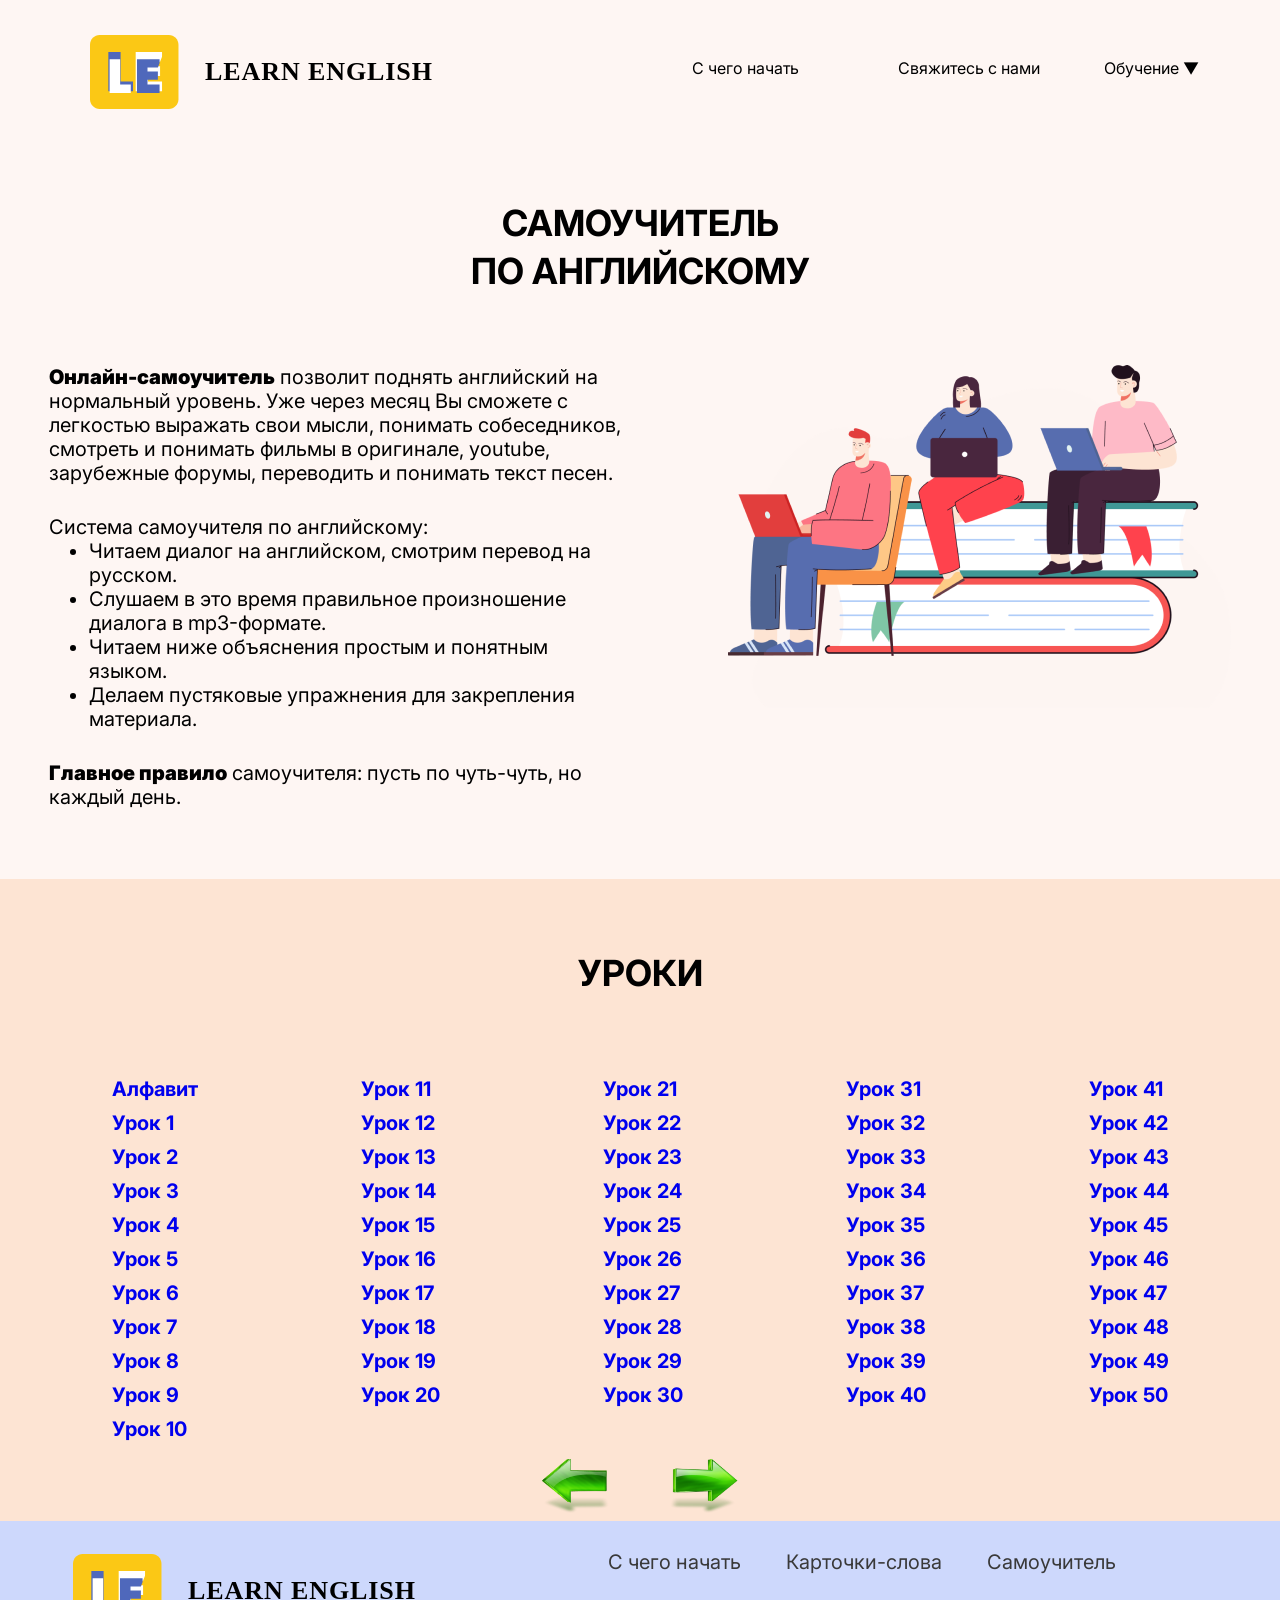
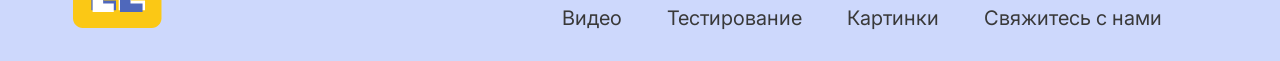
<file: lesson.html>
<!DOCTYPE html>
<html lang="en">
<head>
    <meta charset="UTF-8">
    <meta name="viewport" content="width=device-width, initial-scale=1.0">
    <link href="./css/index.css" rel="stylesheet" type="text/css">
    <link href="./css/fonts.css" rel="stylesheet" type="text/css">
    <link rel="stylesheet" href="./css/lesson.css" type="text/css">
    <link rel="icon" sizes="16x16" href="./img/Vector.svg" type="image/x-icon">
    <title>Learn english</title>
</head>
<body>
    <header class="header" di="HOME">
        <div class="section">
            <div class="section-header">
                <div class="logo">
                    <img src="./img/Vector.svg">
                    <p>Learn english</p>
                </div>
                <div>

                    <ul class="ddropdownn">
                        <li class="ddropdownn-top">
                        <a class="ddropdownn-top" href="./index.html">С чего начать</a>
                        </li>
                        <li class="ddropdownn-top">
                            <a class="ddropdownn-top" href="mailto:dyadichenko_va@mail.ru">Свяжитесь с нами</a>
                        </li>
                        <li class="ddropdownn-top">
                        <a class="ddropdownn-top" href="#">Обучение &#9660;</a>
                            <ul class="ddropdownn-inside">
                                <li><a href="#">Карточки-слова</a></li>
                                <li><a href="lesson.html">Самоучитель</a></li>
                                <li><a href="video.html">Видео</a></li>
                                <li><a href="#">Тестирование</a></li>
                                <li><a href="pictures.html">Картинки</a></li>
                            </ul>
                        </li>
                     
                    </ul>
                </div> 
            </div>
        </div>
    </header>
    <main>
        <section class="TUTORIAL">
            <div class="section">
                <h1 class="tutorial-h1">Самоучитель <br>по английскому</h1>
                <div class="content-tutorial">
                    <div class="tutorial-inf">
                        <p><span  style="font-weight:900"> Онлайн-самоучитель</span> позволит поднять английский на нормальный уровень. Уже через месяц Вы сможете с легкостью выражать свои мысли, понимать собеседников, смотреть и понимать фильмы в оригинале, youtube, зарубежные форумы, переводить и понимать текст песен.</p>
                            <ul><p>Система самоучителя по английскому:</p>
                                <li>Читаем диалог на английском, смотрим перевод на русском.</li>
                                <li>Слушаем в это время правильное произношение диалога в mp3-формате.</li>
                                <li>Читаем ниже объяснения простым и понятным языком.</li>
                                <li>Делаем пустяковые упражнения для закрепления материала.</li>
                            </ul>
                            <p><span  style="font-weight:900"> Главное правило</span> самоучителя: пусть по чуть-чуть, но каждый день.
                        </p>
                    </div>
                    <div class="tutorial-img">
                        <img src="./img/Group 78 1 (1).png" alt="foto">
                    </div>
                </div>
            </div>
        </section>
        <section class="LESSON">
            <div class="section">
                <div class="lesson">
                    <p>уроки</p>
                </div class="slider">
                    <div class="item"><!-- Начало 1 слайда -->    
                        <div class="box-1 container-box">
                            <ul>
                                <li><a href="#">Алфавит</a></li>
                                <li><a href="#">Урок 1</a></li>
                                <li><a href="#">Урок 2</a></li>
                                <li><a href="#">Урок 3</a></li>
                                <li><a href="#">Урок 4</a></li>
                                <li><a href="#">Урок 5</a></li>
                                <li><a href="#">Урок 6</a></li>
                                <li><a href="#">Урок 7</a></li>
                                <li><a href="#">Урок 8</a></li>
                                <li><a href="#">Урок 9</a></li>
                                <li><a href="#">Урок 10</a></li>
                            </ul>
                            <ul>
                                <li><a href="#">Урок 11</a></li>
                                <li><a href="#">Урок 12</a></li>
                                <li><a href="#">Урок 13</a></li>
                                <li><a href="#">Урок 14</a></li>
                                <li><a href="#">Урок 15</a></li>
                                <li><a href="#">Урок 16</a></li>
                                <li><a href="#">Урок 17</a></li>
                                <li><a href="#">Урок 18</a></li>
                                <li><a href="#">Урок 19</a></li>
                                <li><a href="#">Урок 20</a></li>
                            </ul>
                            <ul>
                                <li><a href="#">Урок 21</a></li>
                                <li><a href="#">Урок 22</a></li>
                                <li><a href="#">Урок 23</a></li>
                                <li><a href="#">Урок 24</a></li>
                                <li><a href="#">Урок 25</a></li>
                                <li><a href="#">Урок 26</a></li>
                                <li><a href="#">Урок 27</a></li>
                                <li><a href="#">Урок 28</a></li>
                                <li><a href="#">Урок 29</a></li>
                                <li><a href="#">Урок 30</a></li>
                            </ul>
                            <ul>
                                <li><a href="#">Урок 31</a></li>
                                <li><a href="#">Урок 32</a></li>
                                <li><a href="#">Урок 33</a></li>
                                <li><a href="#">Урок 34</a></li>
                                <li><a href="#">Урок 35</a></li>
                                <li><a href="#">Урок 36</a></li>
                                <li><a href="#">Урок 37</a></li>
                                <li><a href="#">Урок 38</a></li>
                                <li><a href="#">Урок 39</a></li>
                                <li><a href="#">Урок 40</a></li>
                            </ul>
                            <ul>
                                <li><a href="#">Урок 41</a></li>
                                <li><a href="#">Урок 42</a></li>
                                <li><a href="#">Урок 43</a></li>
                                <li><a href="#">Урок 44</a></li>
                                <li><a href="#">Урок 45</a></li>
                                <li><a href="#">Урок 46</a></li>
                                <li><a href="#">Урок 47</a></li>
                                <li><a href="#">Урок 48</a></li>
                                <li><a href="#">Урок 49</a></li>
                                <li><a href="#">Урок 50</a></li>
                            </ul>
                        </div>
                    </div>
                    <div class="item"><!-- Начало 2 слайда -->    
                        <div class="box-1 container-box">
                            <ul>
                                <li><a href="#">Урок 51</a></li>
                                <li><a href="#">Урок 52</a></li>
                                <li><a href="#">Урок 53</a></li>
                                <li><a href="#">Урок 54</a></li>
                                <li><a href="#">Урок 55</a></li>
                                <li><a href="#">Урок 56</a></li>
                                <li><a href="#">Урок 57</a></li>
                                <li><a href="#">Урок 58</a></li>
                                <li><a href="#">Урок 59</a></li>
                                <li><a href="#">Урок 60</a></li>
                            </ul>
                            <ul>
                                <li><a href="#">Урок 61</a></li>
                                <li><a href="#">Урок 62</a></li>
                                <li><a href="#">Урок 63</a></li>
                                <li><a href="#">Урок 64</a></li>
                                <li><a href="#">Урок 65</a></li>
                                <li><a href="#">Урок 66</a></li>
                                <li><a href="#">Урок 67</a></li>
                                <li><a href="#">Урок 68</a></li>
                                <li><a href="#">Урок 69</a></li>
                                <li><a href="#">Урок 70</a></li>
                            </ul>
                            <ul>
                                <li><a href="#">Урок 71</a></li>
                                <li><a href="#">Урок 72</a></li>
                                <li><a href="#">Урок 73</a></li>
                                <li><a href="#">Урок 74</a></li>
                                <li><a href="#">Урок 75</a></li>
                                <li><a href="#">Урок 76</a></li>
                                <li><a href="#">Урок 77</a></li>
                                <li><a href="#">Урок 78</a></li>
                                <li><a href="#">Урок 79</a></li>
                                <li><a href="#">Урок 80</a></li>
                            </ul>
                            <ul>
                                <li><a href="#">Урок 81</a></li>
                                <li><a href="#">Урок 82</a></li>
                                <li><a href="#">Урок 83</a></li>
                                <li><a href="#">Урок 84</a></li>
                                <li><a href="#">Урок 85</a></li>
                                <li><a href="#">Урок 86</a></li>
                                <li><a href="#">Урок 87</a></li>
                                <li><a href="#">Урок 88</a></li>
                                <li><a href="#">Урок 89</a></li>
                                <li><a href="#">Урок 90</a></li>
                            </ul>
                            <ul>
                                <li><a href="#">Урок 91</a></li>
                                <li><a href="#">Урок 92</a></li>
                                <li><a href="#">Урок 93</a></li>
                                <li><a href="#">Урок 94</a></li>
                                <li><a href="#">Урок 95</a></li>
                                <li><a href="#">Урок 96</a></li>
                                <li><a href="#">Урок 97</a></li>
                                <li><a href="#">Урок 98</a></li>
                                <li><a href="#">Урок 99</a></li>
                                <li><a href="#">Урок 100</a></li>
                            </ul>
                        </div>
                    </div>
                    <div class="item"><!-- Начало 3 слайда -->    
                        <div class="box-1 container-box">
                            <ul>
                                <li><a href="#">Урок 101</a></li>
                                <li><a href="#">Урок 102</a></li>
                                <li><a href="#">Урок 103</a></li>
                                <li><a href="#">Урок 104</a></li>
                                <li><a href="#">Урок 105</a></li>
                                <li><a href="#">Урок 106</a></li>
                                <li><a href="#">Урок 107</a></li>
                                <li><a href="#">Урок 108</a></li>
                                <li><a href="#">Урок 109</a></li>
                                <li><a href="#">Урок 110</a></li>
                            </ul>
                            <ul>
                                <li><a href="#">Урок 111</a></li>
                                <li><a href="#">Урок 112</a></li>
                                <li><a href="#">Урок 113</a></li>
                                <li><a href="#">Урок 114</a></li>
                                <li><a href="#">Урок 115</a></li>
                                <li><a href="#">Урок 116</a></li>
                                <li><a href="#">Урок 117</a></li>
                                <li><a href="#">Урок 118</a></li>
                                <li><a href="#">Урок 119</a></li>
                                <li><a href="#">Урок 120</a></li>
                            </ul>
                            <ul>
                                <li><a href="#">Урок 121</a></li>
                                <li><a href="#">Урок 122</a></li>
                                <li><a href="#">Урок 123</a></li>
                                <li><a href="#">Урок 124</a></li>
                                <li><a href="#">Урок 125</a></li>
                                <li><a href="#">Урок 126</a></li>
                                <li><a href="#">Урок 127</a></li>
                                <li><a href="#">Урок 128</a></li>
                                <li><a href="#">Урок 129</a></li>
                                <li><a href="#">Урок 130</a></li>
                            </ul>
                            <ul>
                                <li><a href="#">Урок 131</a></li>
                                <li><a href="#">Урок 132</a></li>
                                <li><a href="#">Урок 133</a></li>
                                <li><a href="#">Урок 134</a></li>
                                <li><a href="#">Урок 135</a></li>
                                <li><a href="#">Урок 136</a></li>
                                <li><a href="#">Урок 137</a></li>
                                <li><a href="#">Урок 138</a></li>
                                <li><a href="#">Урок 139</a></li>
                                <li><a href="#">Урок 140</a></li>
                            </ul>
                            <ul>
                                <li><a href="#">Урок 141</a></li>
                                <li><a href="#">Урок 142</a></li>
                                <li><a href="#">Урок 143</a></li>
                                <li><a href="#">Урок 144</a></li>
                                <li><a href="#">Урок 145</a></li>
                                <li><a href="#">Урок 146</a></li>
                            </ul>
                        </div>
                    </div>
                </div>
                <div class="button111">
                    <div class="button1112"><a class="prev" onclick="minusSlide()"><img src="./img/arrow-lef.png"></a></div>
                    <div class="button1112"><a class="next" onclick="plusSlide()"><img src="./img/arrow-rih.png"></a></div>
                    <script src="./js/slider.js"></script>
                </div>
            </div>
        </section>
    </main>
    <footer class="FOOTER">
        <div class="section">
            <div class="section-footer">
                <div class="logo">
                    <img src="./img/Vector.svg">
                    <p>Learn english</p>
                </div>
                <div class="ddropdownn-footer">
                    <div class="ddropdownn-menu">
                        <ul class="ddropdownn1">
                            <li><a href="./index.html">С чего начать</a></li>
                            <!-- <li><a href="#">Обучение</a></li> -->
                            <li><a href="#">Карточки-слова</a></li>
                            <li><a href="#">Самоучитель</a></li>
                        </ul>
                    </div>
                    <div class="ddropdownn-menu">
                        <ul class="ddropdownn2">
                            <li><a href="video.html">Видео</a></li>
                            <li><a href="#">Тестирование</a></li>
                            <li><a href="pictures.html">Картинки</a></li>
                            <li><a class="link" href="mailto:dyadichenko_va@mail.ru">Свяжитесь с нами</a></li>
                        </ul>
                    </div>
                </div>
            </div> 
        </div>
    </footer>
</body>
</html>
</file>
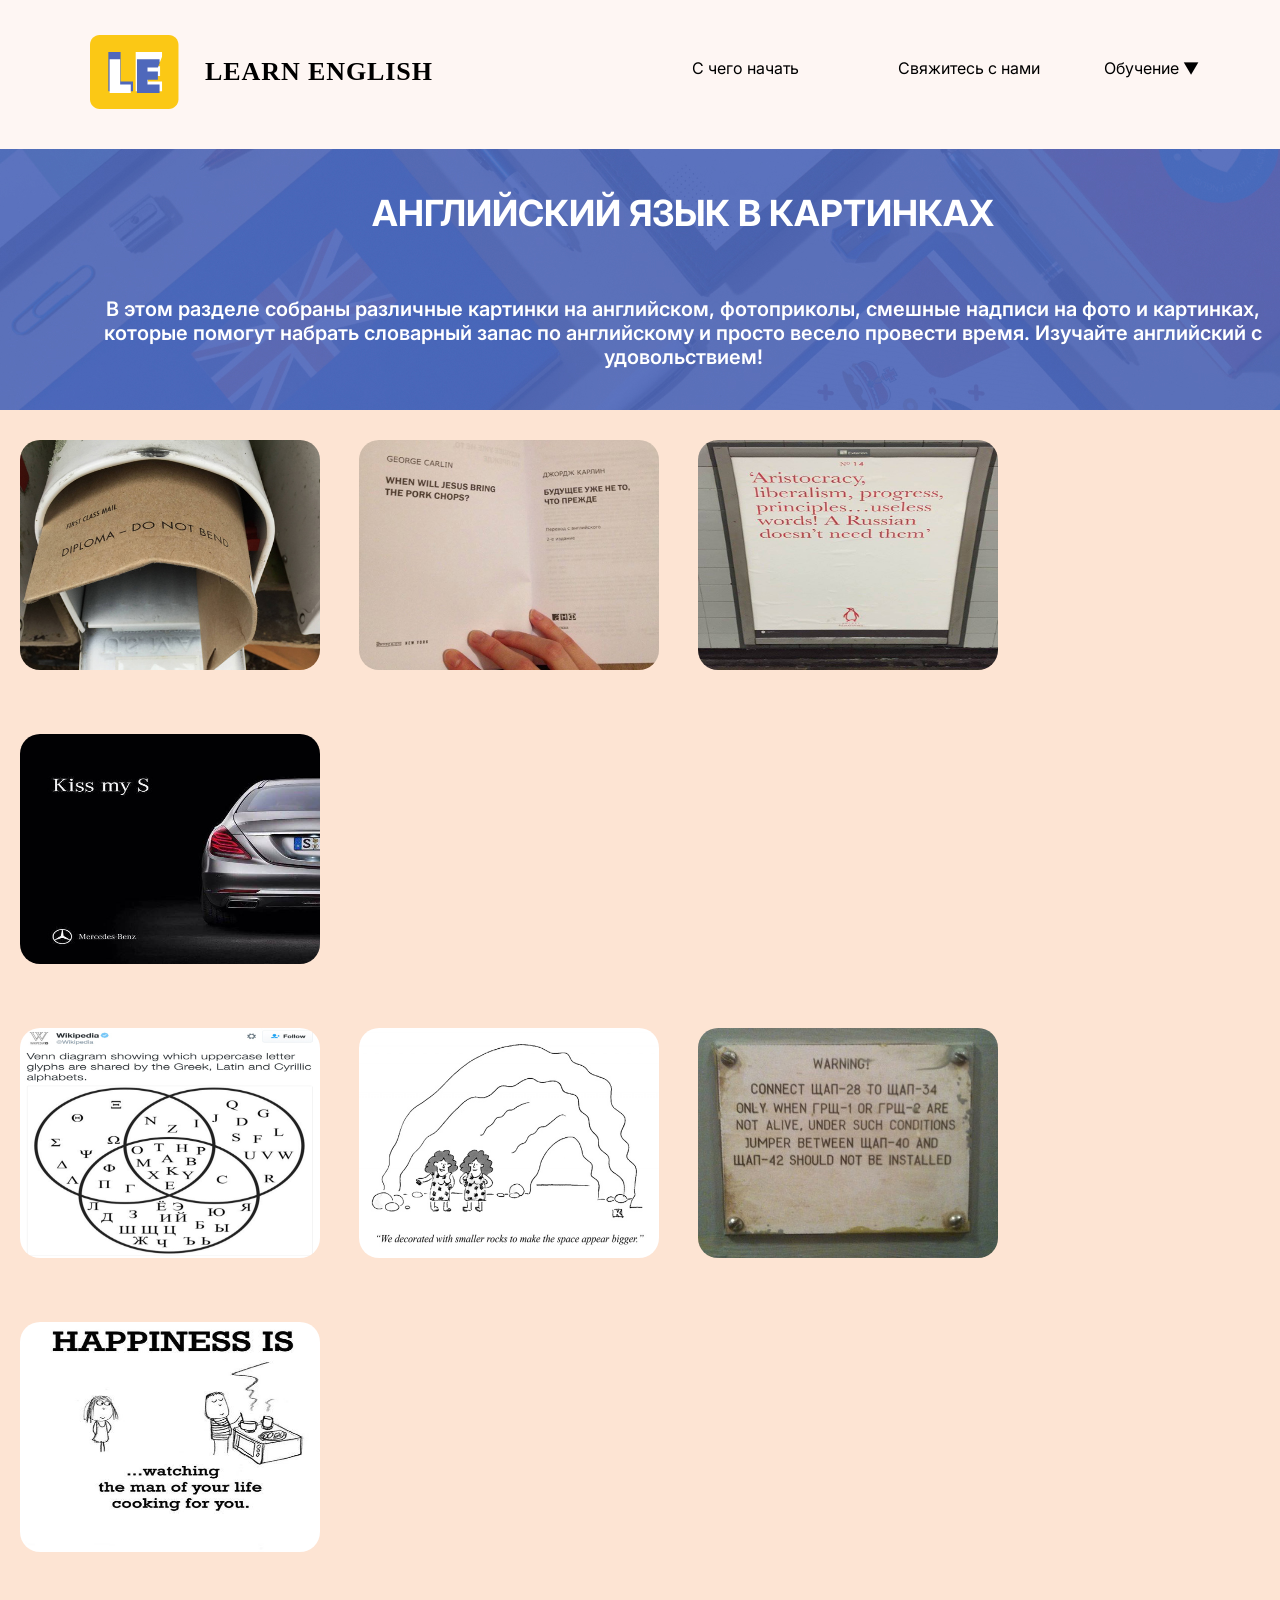
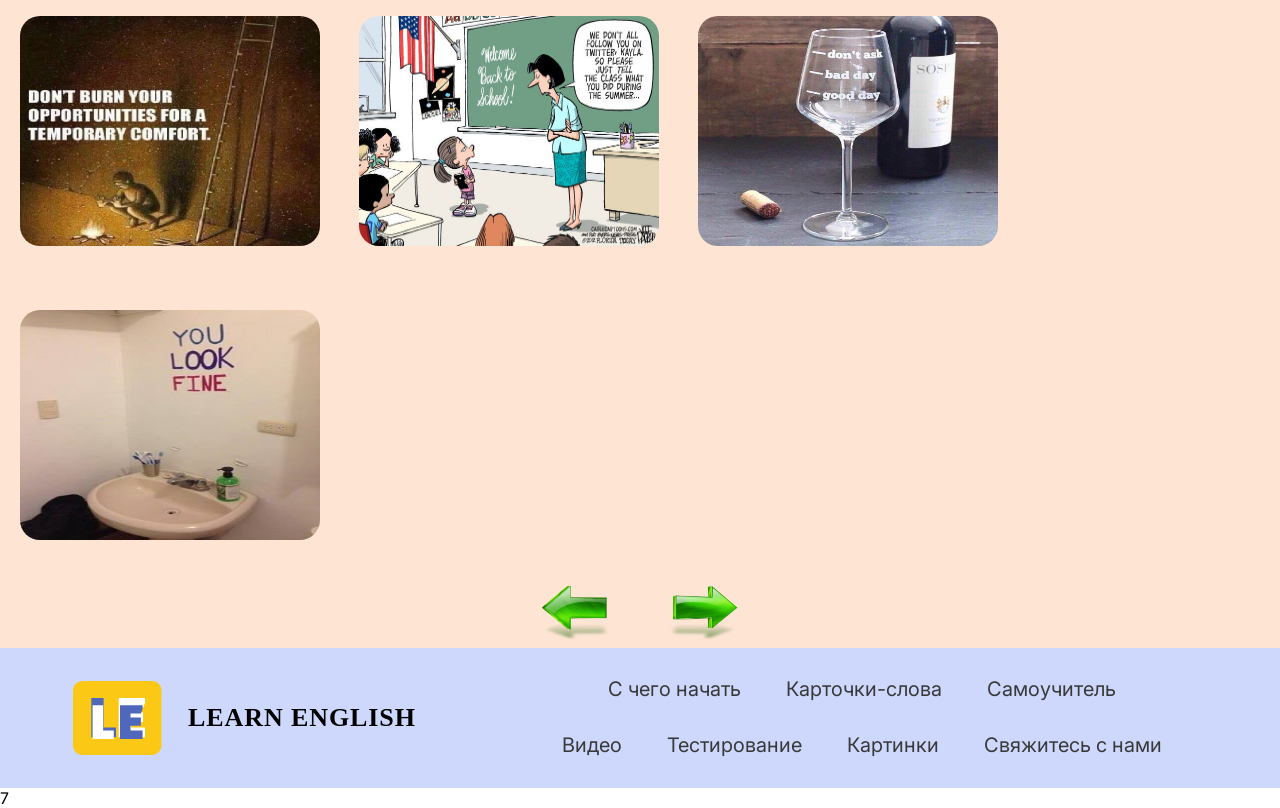
<file: pictures.html>
<!DOCTYPE html>
<html lang="en">
<head>
    <meta charset="UTF-8">
    <meta name="viewport" content="width=device-width, initial-scale=1.0">
    <link href="./css/index.css" rel="stylesheet" type="text/css">
    <link rel="stylesheet" href="./css/pictures.css">
    <link href="./css/fonts.css" rel="stylesheet" type="text/css">
    <link rel="icon" sizes="16x16" href="./img/Vector.svg" type="image/x-icon">
    <title>Learn english</title>
</head>
<body>
    <header class="header" di="HOME">
        <div class="section">
            <div class="section-header">
                <div class="logo">
                    <img src="./img/Vector.svg">
                    <p>Learn english</p>
                </div>
                <div>

                    <ul class="ddropdownn">
                        <li class="ddropdownn-top">
                        <a class="ddropdownn-top" href="./index.html">С чего начать</a>
                        </li>
                        <li class="ddropdownn-top">
                            <a class="ddropdownn-top" href="mailto:dyadichenko_va@mail.ru">Свяжитесь с нами</a>
                        </li>
                        <li class="ddropdownn-top">
                        <a class="ddropdownn-top" href="#">Обучение &#9660;</a>
                            <ul class="ddropdownn-inside">
                                <li><a href="#">Карточки-слова</a></li>
                                <li><a href="#">Самоучитель</a></li>
                                <li><a href="#">Видео</a></li>
                                <li><a href="#">Тестирование</a></li>
                                <li><a href="#">Картинки</a></li>
                            </ul>
                        </li>
                     
                    </ul>
                </div> 
            </div>
        </div>
    </header>
    <main>
        <section class="PICTURES_TITLE">
            <div class="section">
                <div class="content-pictures-title">
                    <h1>Английский язык в картинках</h1>
                    <p>В этом разделе собраны различные картинки на английском, фотоприколы, смешные надписи на фото и картинках, которые помогут набрать словарный запас по английскому и просто весело провести время. Изучайте английский с удовольствием!</p>
                </div>
            </div>
        </section>
        <section class="PICTURES">
            <div class="section">
                <div class="content-pictures">
                </div class="slider">
                <div class="item"><!-- Начало 1 слайда -->    
                    <div class="box-1 container-box">
                        <img src="./img/page/pictures_1/3303df938a.jpg" alt="" onclick="location.href='./index.html';">
                        <img src="./img/page/pictures_1/39aeb69857.jpg" alt="" onclick="location.href='./index.html';">
                        <img src="./img/page/pictures_1/6857c29ed8.jpg" alt="" onclick="location.href='./index.html';">
                        <img src="./img/page/pictures_1/ass.jpg" alt="" onclick="location.href='./index.html';">
                    </div>
                    <div class="box-1 container-box">
                        <img src="./img/page/pictures_1/diagram.jpg" alt="" onclick="location.href='./index.html';">
                        <img src="./img/page/pictures_1/e77cb83f35.jpg" alt="" onclick="location.href='./index.html';">
                        <img src="./img/page/pictures_1/enru.jpg" alt="" onclick="location.href='./index.html';">
                        <img src="./img/page/pictures_1/f2e69f582b.jpg" alt="" onclick="location.href='./index.html';">
                    </div>
                    <div class="box-1 container-box">
                        <img src="./img/page/pictures_1/opportunity.jpg" alt="" onclick="location.href='./index.html';">
                        <img src="./img/page/pictures_1/summer.jpg" alt="" onclick="location.href='./index.html';">
                        <img src="./img/page/pictures_1/vino1.jpg" alt="" onclick="location.href='./index.html';">
                        <img src="./img/page/pictures_1/zerkalo.jpg" alt="" onclick="location.href='./index.html';">
                    </div>
                </div>
                <div class="item"><!-- Начало 2 слайда -->    
                    <div class="box-1 container-box">
                        <img src="./img/page/pictures_2/1eaab42c6a.png" alt="" onclick="location.href='./index.html';">
                        <img src="./img/page/pictures_2/240c92cbdc.png" alt="" onclick="location.href='./index.html';">
                        <img src="./img/page/pictures_2/32bcc7958b.jpg" alt="" onclick="location.href='./index.html';">
                        <img src="./img/page/pictures_2/6377f4dea1.jpg" alt="" onclick="location.href='./index.html';">
                    </div>
                    <div class="box-1 container-box">
                        <img src="./img/page/pictures_2/8e26109a01.jpg" alt="" onclick="location.href='./index.html';">
                        <img src="./img/page/pictures_2/a1dd76c825.jpg" alt="" onclick="location.href='./index.html';">
                        <img src="./img/page/pictures_2/b849c52226.jpg" alt="" onclick="location.href='./index.html';">
                        <img src="./img/page/pictures_2/b9e38444d3.jpg" alt="" onclick="location.href='./index.html';">
                    </div>
                    <div class="box-1 container-box">
                        <img src="./img/page/pictures_2/d2bdc61195.jpeg" alt="" onclick="location.href='./index.html';">
                        <img src="./img/page/pictures_2/dc80e549b8.jpg" alt="" onclick="location.href='./index.html';">
                        <img src="./img/page/pictures_2/f2f086ad20.jpeg" alt="" onclick="location.href='./index.html';">
                        <img src="./img/page/pictures_2/f32cbc9b16.jpeg" alt="" onclick="location.href='./index.html';">
                    </div>
                </div>
                <div class="item"><!-- Начало 3 слайда -->    
                    <div class="box-1 container-box">
                        <img src="./img/page/pictures_3/6fc4a6e878.jpeg" alt="" onclick="location.href='./index.html';">
                        <img src="./img/page/pictures_3/7ab0b3bb08.png" alt="" onclick="location.href='./index.html';">
                        <img src="./img/page/pictures_3/club.png" alt="" onclick="location.href='./index.html';">
                        <img src="./img/page/pictures_3/dog.jpg" alt="" onclick="location.href='./index.html';">
                    </div>
                    <div class="box-1 container-box">
                        <img src="./img/page/pictures_3/ec4dc2321d.jpeg" alt="" onclick="location.href='./index.html';">
                        <img src="./img/page/pictures_3/fbb915f49b.jpeg" alt="" onclick="location.href='./index.html';">
                        <img src="./img/page/pictures_3/idog.jpg" alt="" onclick="location.href='./index.html';">
                        <img src="./img/page/pictures_3/pr193.jpg" alt="" onclick="location.href='./index.html';">
                    </div>
                    <div class="box-1 container-box">
                        <img src="./img/page/pictures_3/pull.jpg" alt="" onclick="location.href='./index.html';">
                        <img src="./img/page/pictures_3/remember.jpg" alt="" onclick="location.href='./index.html';">
                        <img src="./img/page/pictures_3/tea.jpg" alt="" onclick="location.href='./index.html';">
                        <img src="./img/page/pictures_3/zerkalo1.jpeg" alt="" onclick="location.href='./index.html';">
                    </div>
                </div>
                <div class="item"><!-- Начало 4 слайда -->    
                    <div class="box-1 container-box">
                        <img src="./img/page/pictures_4/afraid.jpg" alt="" onclick="location.href='./index.html';">
                        <img src="./img/page/pictures_4/australia.jpg" alt="" onclick="location.href='./index.html';">
                        <img src="./img/page/pictures_4/dark-room.jpg" alt="" onclick="location.href='./index.html';">
                        <img src="./img/page/pictures_4/drug-car.jpg" alt="" onclick="location.href='./index.html';">
                    </div>
                    <div class="box-1 container-box">
                        <img src="./img/page/pictures_4/drugs.jpg" alt="" onclick="location.href='./index.html';">
                        <img src="./img/page/pictures_4/gun.jpg" alt="" onclick="location.href='./index.html';">
                        <img src="./img/page/pictures_4/logic.jpg" alt="" onclick="location.href='./index.html';">
                        <img src="./img/page/pictures_4/mars.jpg" alt="" onclick="location.href='./index.html';">
                    </div>
                    <div class="box-1 container-box">
                        <img src="./img/page/pictures_4/pr22.jpg" alt="" onclick="location.href='./index.html';">
                        <img src="./img/page/pictures_4/pr65.jpg" alt="" onclick="location.href='./index.html';">
                        <img src="./img/page/pictures_4/stupid.jpg" alt="" onclick="location.href='./index.html';">
                        <img src="./img/page/pictures_4/the.jpg" alt="" onclick="location.href='./index.html';">
                    </div>
                </div>
                <div class="item"><!-- Начало 5 слайда -->    
                    <div class="box-1 container-box">
                        <img src="./img/page/pictures_5/25b730d8ab.jpg" alt="" onclick="location.href='./index.html';">
                        <img src="./img/page/pictures_5/canada.jpg" alt="" onclick="location.href='./index.html';">
                        <img src="./img/page/pictures_5/cat.jpg" alt="" onclick="location.href='./index.html';">
                        <img src="./img/page/pictures_5/dead-war.jpg" alt="" onclick="location.href='./index.html';">
                    </div>
                    <div class="box-1 container-box">
                        <img src="./img/page/pictures_5/friend.jpg" alt="" onclick="location.href='./index.html';">
                        <img src="./img/page/pictures_5/i-tried.jpg" alt="" onclick="location.href='./index.html';">
                        <img src="./img/page/pictures_5/lifting.jpg" alt="" onclick="location.href='./index.html';">
                        <img src="./img/page/pictures_5/rebirth.jpg" alt="" onclick="location.href='./index.html';">
                    </div>
                    <div class="box-1 container-box">
                        <img src="./img/page/pictures_5/scared.jpg" alt="" onclick="location.href='./index.html';">
                        <img src="./img/page/pictures_5/siski.jpg" alt="" onclick="location.href='./index.html';">
                        <img src="./img/page/pictures_5/stand-here.jpg" alt="" onclick="location.href='./index.html';">
                        <img src="./img/page/pictures_5/word.jpg" alt="" onclick="location.href='./index.html';">
                    </div>
                </div>
                <div class="item"><!-- Начало 6 слайда -->    
                    <div class="box-1 container-box">
                        <img src="./img/page/pictures_6/74d7f3594d.jpeg" alt="" onclick="location.href='./index.html';">
                        <img src="./img/page/pictures_6/burn.jpg" alt="" onclick="location.href='./index.html';">
                        <img src="./img/page/pictures_6/car.jpg" alt="" onclick="location.href='./index.html';">
                        <img src="./img/page/pictures_6/cat-reward.jpg" alt="" onclick="location.href='./index.html';">
                    </div>
                    <div class="box-1 container-box">
                        <img src="./img/page/pictures_6/disturb.jpg" alt="" onclick="location.href='./index.html';">
                        <img src="./img/page/pictures_6/engineer.png" alt="" onclick="location.href='./index.html';">
                        <img src="./img/page/pictures_6/girl.jpg" alt="" onclick="location.href='./index.html';">
                        <img src="./img/page/pictures_6/hands-soap.jpg" alt="" onclick="location.href='./index.html';">
                    </div>
                    <div class="box-1 container-box">
                        <img src="./img/page/pictures_6/legs.jpg" alt="" onclick="location.href='./index.html';">
                        <img src="./img/page/pictures_6/photoshop.jpg" alt="" onclick="location.href='./index.html';">
                        <img src="./img/page/pictures_6/pr10.jpg" alt="" onclick="location.href='./index.html';">
                        <img src="./img/page/pictures_6/snegovik.jpg" alt="" onclick="location.href='./index.html';">
                    </div>
                </div>
                <div class="item"><!-- Начало 7 слайда -->    
                    <div class="box-1 container-box">
                        <img src="./img/page/pictures_7/brain-female.jpg" alt="" onclick="location.href='./index.html';">
                        <img src="./img/page/pictures_7/days.jpg" alt="" onclick="location.href='./index.html';">
                        <img src="./img/page/pictures_7/drunk-driver.jpg" alt="" onclick="location.href='./index.html';">
                        <img src="./img/page/pictures_7/gold-fish.jpg" alt="" onclick="location.href='./index.html';">
                    </div>
                    <div class="box-1 container-box">
                        <img src="./img/page/pictures_7/gomer.jpg" alt="" onclick="location.href='./index.html';">
                        <img src="./img/page/pictures_7/lamborgini.jpg" alt="" onclick="location.href='./index.html';">
                        <img src="./img/page/pictures_7/nudobstva.jpg" alt="" onclick="location.href='./index.html';">
                        <img src="./img/page/pictures_7/santa-claus.jpg" alt="" onclick="location.href='./index.html';">
                    </div>
                    <div class="box-1 container-box">
                        <img src="./img/page/pictures_7/shampoo.jpg" alt="" onclick="location.href='./index.html';">
                        <img src="./img/page/pictures_7/squirrel.jpg" alt="" onclick="location.href='./index.html';">
                        <img src="./img/page/pictures_7/stripper.jpg" alt="" onclick="location.href='./index.html';">
                        <img src="./img/page/pictures_7/why.gif" alt="" onclick="location.href='./index.html';">
                    </div>
                </div>
                <div class="item"><!-- Начало 8 слайда -->    
                    <div class="box-1 container-box">
                        <img src="./img/page/pictures_8/aunt-sarah.jpg" alt="" onclick="location.href='./index.html';">
                        <img src="./img/page/pictures_8/dog.jpg" alt="" onclick="location.href='./index.html';">
                        <img src="./img/page/pictures_8/dogs.jpg" alt="" onclick="location.href='./index.html';">
                        <img src="./img/page/pictures_8/follow-me.png" alt="" onclick="location.href='./index.html';">
                    </div>
                    <div class="box-1 container-box">
                        <img src="./img/page/pictures_8/hope.jpg" alt="" onclick="location.href='./index.html';">
                        <img src="./img/page/pictures_8/internet.gif" alt="" onclick="location.href='./index.html';">
                        <img src="./img/page/pictures_8/matrix.jpg" alt="" onclick="location.href='./index.html';">
                        <img src="./img/page/pictures_8/oil.jpg" alt="" onclick="location.href='./index.html';">
                    </div>
                    <div class="box-1 container-box">
                        <img src="./img/page/pictures_8/pr161.jpg" alt="" onclick="location.href='./index.html';">
                        <img src="./img/page/pictures_8/pr81.jpg" alt="" onclick="location.href='./index.html';">
                        <img src="./img/page/pictures_8/space.jpg" alt="" onclick="location.href='./index.html';">
                        <img src="./img/page/pictures_8/world-economy.jpg" alt="" onclick="location.href='./index.html';">
                    </div>
                </div>
                <div class="item"><!-- Начало 9 слайда -->    
                    <div class="box-1 container-box">
                        <img src="./img/page/pictures_9/bunny-love.jpg" alt="" onclick="location.href='./index.html';">
                        <img src="./img/page/pictures_9/children-circus.jpg" alt="" onclick="location.href='./index.html';">
                        <img src="./img/page/pictures_9/everything-is-fine-now.jpg" alt="" onclick="location.href='./index.html';">
                        <img src="./img/page/pictures_9/gifts.jpg" alt="" onclick="location.href='./index.html';">
                    </div>
                    <div class="box-1 container-box">
                        <img src="./img/page/pictures_9/house.jpg" alt="" onclick="location.href='./index.html';">
                        <img src="./img/page/pictures_9/ikea.jpg" alt="" onclick="location.href='./index.html';">
                        <img src="./img/page/pictures_9/internet.jpeg" alt="" onclick="location.href='./index.html';">
                        <img src="./img/page/pictures_9/life.jpg" alt="" onclick="location.href='./index.html';">
                    </div>
                    <div class="box-1 container-box">
                        <img src="./img/page/pictures_9/media.jpg" alt="" onclick="location.href='./index.html';">
                        <img src="./img/page/pictures_9/planing.jpg" alt="" onclick="location.href='./index.html';">
                        <img src="./img/page/pictures_9/pr14.jpg" alt="" onclick="location.href='./index.html';">
                        <img src="./img/page/pictures_9/tr.jpg" alt="" onclick="location.href='./index.html';">
                    </div>
                </div>
                <div class="item"><!-- Начало 10 слайда -->    
                    <div class="box-1 container-box">
                        <img src="./img/page/pictures_10/83beaf2fce.jpeg" alt="" onclick="location.href='./index.html';">
                        <img src="./img/page/pictures_10/brain-washing.jpg" alt="" onclick="location.href='./index.html';">
                        <img src="./img/page/pictures_10/cheney.jpg" alt="" onclick="location.href='./index.html';">
                        <img src="./img/page/pictures_10/cover.jpg" alt="" onclick="location.href='./index.html';">
                    </div>
                    <div class="box-1 container-box">
                        <img src="./img/page/pictures_10/fur.jpg" alt="" onclick="location.href='./index.html';">
                        <img src="./img/page/pictures_10/girls.jpg" alt="" onclick="location.href='./index.html';">
                        <img src="./img/page/pictures_10/human.jpg" alt="" onclick="location.href='./index.html';">
                        <img src="./img/page/pictures_10/iceberg.jpg" alt="" onclick="location.href='./index.html';">
                    </div>
                    <div class="box-1 container-box">
                        <img src="./img/page/pictures_10/irish.jpg" alt="" onclick="location.href='./index.html';">
                        <img src="./img/page/pictures_10/plenka.jpg" alt="" onclick="location.href='./index.html';">
                        <img src="./img/page/pictures_10/santa.jpg" alt="" onclick="location.href='./index.html';">
                        <img src="./img/page/pictures_10/shop-hours.jpg" alt="" onclick="location.href='./index.html';">
                    </div>
                </div>
                <div class="item"><!-- Начало 11 слайда -->    
                    <div class="box-1 container-box">
                        <img src="./img/page/pictures_11/abstinence.jpg" alt="" onclick="location.href='./index.html';">
                        <img src="./img/page/pictures_11/cats-1.jpg" alt="" onclick="location.href='./index.html';">
                        <img src="./img/page/pictures_11/dark_side_moon.jpg" alt="" onclick="location.href='./index.html';">
                        <img src="./img/page/pictures_11/dear-motherfucker.jpg" alt="" onclick="location.href='./index.html';">
                    </div>
                    <div class="box-1 container-box">
                        <img src="./img/page/pictures_11/drunk.jpg" alt="" onclick="location.href='./index.html';">
                        <img src="./img/page/pictures_11/game-play.jpg" alt="" onclick="location.href='./index.html';">
                        <img src="./img/page/pictures_11/idiot.jpg" alt="" onclick="location.href='./index.html';">
                        <img src="./img/page/pictures_11/indeec.jpg" alt="" onclick="location.href='./index.html';">
                    </div>
                    <div class="box-1 container-box">
                        <img src="./img/page/pictures_11/life-after-death.jpg" alt="" onclick="location.href='./index.html';">
                        <img src="./img/page/pictures_11/octopus.jpg" alt="" onclick="location.href='./index.html';">
                        <img src="./img/page/pictures_11/somali.jpg" alt="" onclick="location.href='./index.html';">
                        <img src="./img/page/pictures_11/win.jpg" alt="" onclick="location.href='./index.html';">
                    </div>
                </div>
                <div class="item"><!-- Начало 12 слайда -->    
                    <div class="box-1 container-box">
                        <img src="./img/page/pictures_12/chak.jpg" alt="" onclick="location.href='./index.html';">
                        <img src="./img/page/pictures_12/crocodile.jpg" alt="" onclick="location.href='./index.html';">
                        <img src="./img/page/pictures_12/girl-dog.jpg" alt="" onclick="location.href='./index.html';">
                        <img src="./img/page/pictures_12/job.jpg" alt="" onclick="location.href='./index.html';">
                    </div>
                    <div class="box-1 container-box">
                        <img src="./img/page/pictures_12/nike.jpg" alt="" onclick="location.href='./index.html';">
                        <img src="./img/page/pictures_12/office-timetable.jpg" alt="" onclick="location.href='./index.html';">
                        <img src="./img/page/pictures_12/piracy-is-green.jpg" alt="" onclick="location.href='./index.html';">
                        <img src="./img/page/pictures_12/pr125.jpg" alt="" onclick="location.href='./index.html';">
                    </div>
                    <div class="box-1 container-box">
                        <img src="./img/page/pictures_12/pr200.jpg" alt="" onclick="location.href='./index.html';">
                        <img src="./img/page/pictures_12/snake.jpg" alt="" onclick="location.href='./index.html';">
                        <img src="./img/page/pictures_12/thai.jpg" alt="" onclick="location.href='./index.html';">
                        <img src="./img/page/pictures_12/vino.jpg" alt="" onclick="location.href='./index.html';">
                    </div>
                </div>
                <div class="item"><!-- Начало 13 слайда -->    
                    <div class="box-1 container-box">
                        <img src="./img/page/pictures_13/banana.jpeg" alt="" onclick="location.href='./index.html';">
                        <img src="./img/page/pictures_13/books.jpg" alt="" onclick="location.href='./index.html';">
                        <img src="./img/page/pictures_13/crocodile-road.jpg" alt="" onclick="location.href='./index.html';">
                        <img src="./img/page/pictures_13/cru.jpg" alt="" onclick="location.href='./index.html';">
                    </div>
                    <div class="box-1 container-box">
                        <img src="./img/page/pictures_13/Danger-for-the-drunks.jpg" alt="" onclick="location.href='./index.html';">
                        <img src="./img/page/pictures_13/explane.jpg" alt="" onclick="location.href='./index.html';">
                        <img src="./img/page/pictures_13/hard.jpg" alt="" onclick="location.href='./index.html';">
                        <img src="./img/page/pictures_13/killed-man.jpg" alt="" onclick="location.href='./index.html';">
                    </div>
                    <div class="box-1 container-box">
                        <img src="./img/page/pictures_13/master-photoshop.jpg" alt="" onclick="location.href='./index.html';">
                        <img src="./img/page/pictures_13/moon-usa.jpg" alt="" onclick="location.href='./index.html';">
                        <img src="./img/page/pictures_13/pr132.jpg" alt="" onclick="location.href='./index.html';">
                        <img src="./img/page/pictures_13/rus.jpg" alt="" onclick="location.href='./index.html';">
                    </div>
                </div>
                <div class="item"><!-- Начало 14 слайда -->    
                    <div class="box-1 container-box">
                        <img src="./img/page/pictures_14/alligator.jpg" alt="" onclick="location.href='./index.html';">
                        <img src="./img/page/pictures_14/bag.jpg" alt="" onclick="location.href='./index.html';">
                        <img src="./img/page/pictures_14/cats (1).jpg" alt="" onclick="location.href='./index.html';">
                        <img src="./img/page/pictures_14/cats.jpg" alt="" onclick="location.href='./index.html';">
                    </div>
                    <div class="box-1 container-box">
                        <img src="./img/page/pictures_14/coca.jpg" alt="" onclick="location.href='./index.html';">
                        <img src="./img/page/pictures_14/computer-engineer.jpg" alt="" onclick="location.href='./index.html';">
                        <img src="./img/page/pictures_14/costofhuman.jpg" alt="" onclick="location.href='./index.html';">
                        <img src="./img/page/pictures_14/free-little-paper.jpg" alt="" onclick="location.href='./index.html';">
                    </div>
                    <div class="box-1 container-box">
                        <img src="./img/page/pictures_14/pr27.jpg" alt="" onclick="location.href='./index.html';">
                        <img src="./img/page/pictures_14/salad.jpg" alt="" onclick="location.href='./index.html';">
                        <img src="./img/page/pictures_14/stone.jpeg" alt="" onclick="location.href='./index.html';">
                        <img src="./img/page/pictures_14/woody-alen.jpg" alt="" onclick="location.href='./index.html';">
                    </div>
                </div>
                <div class="item"><!-- Начало 15 слайда -->    
                    <div class="box-1 container-box">
                        <img src="./img/page/pictures_15/bart-ggogle.jpg" alt="" onclick="location.href='./index.html';">
                        <img src="./img/page/pictures_15/be-polite.jpg" alt="" onclick="location.href='./index.html';">
                        <img src="./img/page/pictures_15/bellman.jpg" alt="" onclick="location.href='./index.html';">
                        <img src="./img/page/pictures_15/coffe-dead.jpg" alt="" onclick="location.href='./index.html';">
                    </div>
                    <div class="box-1 container-box">
                        <img src="./img/page/pictures_15/comes-around.jpg" alt="" onclick="location.href='./index.html';">
                        <img src="./img/page/pictures_15/ex.jpg" alt="" onclick="location.href='./index.html';">
                        <img src="./img/page/pictures_15/history.jpg" alt="" onclick="location.href='./index.html';">
                        <img src="./img/page/pictures_15/kuala.jpg" alt="" onclick="location.href='./index.html';">
                    </div>
                    <div class="box-1 container-box">
                        <img src="./img/page/pictures_15/mind.jpg" alt="" onclick="location.href='./index.html';">
                        <img src="./img/page/pictures_15/pr196.jpg" alt="" onclick="location.href='./index.html';">
                        <img src="./img/page/pictures_15/random.jpg" alt="" onclick="location.href='./index.html';">
                        <img src="./img/page/pictures_15/stiv-martin.jpg" alt="" onclick="location.href='./index.html';">
                    </div>
                </div>
                <div class="item"><!-- Начало 16 слайда -->    
                    <div class="box-1 container-box">
                        <img src="./img/page/pictures_16/awful.jpg" alt="" onclick="location.href='./index.html';">
                        <img src="./img/page/pictures_16/board.jpg" alt="" onclick="location.href='./index.html';">
                        <img src="./img/page/pictures_16/boy-girl.jpg" alt="" onclick="location.href='./index.html';">
                        <img src="./img/page/pictures_16/cunami.jpg" alt="" onclick="location.href='./index.html';">
                    </div>
                    <div class="box-1 container-box">
                        <img src="./img/page/pictures_16/dating.jpg" alt="" onclick="location.href='./index.html';">
                        <img src="./img/page/pictures_16/dogs-comes-to-life.jpg" alt="" onclick="location.href='./index.html';">
                        <img src="./img/page/pictures_16/pedant.jpg" alt="" onclick="location.href='./index.html';">
                        <img src="./img/page/pictures_16/pr118.jpg" alt="" onclick="location.href='./index.html';">
                    </div>
                    <div class="box-1 container-box">
                        <img src="./img/page/pictures_16/pr145.jpg" alt="" onclick="location.href='./index.html';">
                        <img src="./img/page/pictures_16/sheeps.jpg" alt="" onclick="location.href='./index.html';">
                        <img src="./img/page/pictures_16/sneg.jpg" alt="" onclick="location.href='./index.html';">
                        <img src="./img/page/pictures_16/snowman.jpg" alt="" onclick="location.href='./index.html';">
                    </div>
                </div>
                <div class="item"><!-- Начало 17 слайда -->    
                    <div class="box-1 container-box">
                        <img src="./img/page/pictures_17/404-error.jpg" alt="" onclick="location.href='./index.html';">
                        <img src="./img/page/pictures_17/ant.jpg" alt="" onclick="location.href='./index.html';">
                        <img src="./img/page/pictures_17/Book-Dedication.jpg" alt="" onclick="location.href='./index.html';">
                        <img src="./img/page/pictures_17/diesel.jpg" alt="" onclick="location.href='./index.html';">
                    </div>
                    <div class="box-1 container-box">
                        <img src="./img/page/pictures_17/friend.jpg" alt="" onclick="location.href='./index.html';">
                        <img src="./img/page/pictures_17/global-warming.jpg" alt="" onclick="location.href='./index.html';">
                        <img src="./img/page/pictures_17/pepsi.jpg" alt="" onclick="location.href='./index.html';">
                        <img src="./img/page/pictures_17/pr62.jpg" alt="" onclick="location.href='./index.html';">
                    </div>
                    <div class="box-1 container-box">
                        <img src="./img/page/pictures_17/pr8.jpg" alt="" onclick="location.href='./index.html';">
                        <img src="./img/page/pictures_17/priest.jpg" alt="" onclick="location.href='./index.html';">
                        <img src="./img/page/pictures_17/tree.jpg" alt="" onclick="location.href='./index.html';">
                        <img src="./img/page/pictures_17/zippo.jpeg" alt="" onclick="location.href='./index.html';">
                    </div>
                </div>
                <div class="item"><!-- Начало 18 слайда -->    
                    <div class="box-1 container-box">
                        <img src="./img/page/pictures_18/ahead.jpg" alt="" onclick="location.href='./index.html';">
                        <img src="./img/page/pictures_18/armed-house.jpg" alt="" onclick="location.href='./index.html';">
                        <img src="./img/page/pictures_18/cofe.jpg" alt="" onclick="location.href='./index.html';">
                        <img src="./img/page/pictures_18/moisey.jpg" alt="" onclick="location.href='./index.html';">
                    </div>
                    <div class="box-1 container-box">
                        <img src="./img/page/pictures_18/plot-twist.jpg" alt="" onclick="location.href='./index.html';">
                        <img src="./img/page/pictures_18/pr115.jpg" alt="" onclick="location.href='./index.html';">
                        <img src="./img/page/pictures_18/santa.jpg" alt="" onclick="location.href='./index.html';">
                        <img src="./img/page/pictures_18/unitaz.jpg" alt="" onclick="location.href='./index.html';">
                    </div>
                </div>
            </div>
            <div class="button111">
                <div class="button1112"><a class="prev" onclick="minusSlide()"><img src="./img/arrow-lef.png"></a></div>
                <div class="button1112"><a class="next" onclick="plusSlide()"><img src="./img/arrow-rih.png"></a></div>
                <script src="./js/slider.js"></script>
            </div>
                </div>
            </div>
        </section>
    </main>
    <footer class="FOOTER">
        <div class="section">
            <div class="section-footer">
                <div class="logo">
                    <img src="./img/Vector.svg">
                    <p>Learn english</p>
                </div>
                <div class="ddropdownn-footer">
                    <div class="ddropdownn-menu">
                        <ul class="ddropdownn1">
                            <li><a href="./index.html">С чего начать</a></li>
                            <!-- <li><a href="#">Обучение</a></li> -->
                            <li><a href="#">Карточки-слова</a></li>
                            <li><a href="#">Самоучитель</a></li>
                        </ul>
                    </div>
                    <div class="ddropdownn-menu">
                        <ul class="ddropdownn2">
                            <li><a href="#">Видео</a></li>
                            <li><a href="#">Тестирование</a></li>
                            <li><a href="#">Картинки</a></li>
                            <li><a class="link" href="mailto:dyadichenko_va@mail.ru">Свяжитесь с нами</a></li>
                        </ul>
                    </div>
                </div>
            </div> 
        </div>
    </footer>
</body>
</html>7
</file>
<file: css/index.css>
body {
    scroll-behavior: smooth;
    align-items: center;
    width: 100%; 
    max-width: 1366px; 
    margin: auto;
    font-family: 'Inter', 'Work Sans', "NunitoSans-Light", Arial, Helvetica, sans-serif;
} 
* {
    margin: 0;
    padding: 0;
}

.logo {
    display: flex;
    align-items: center;
}

.logo p {
    font-family: Lato;
    font-size: 26px;
    font-weight: 800;
    line-height: 48px;
    letter-spacing: 0.035em;
    text-align: left;
    text-transform: uppercase;
    padding-left: 1em;
}

/* Стили выпадающего списка */
ul.ddropdownn li {/* Считаем координаты относительно исходного места. */ 
    position: relative; }
ul.ddropdownn, ul.ddropdownn-inside {
    /* Отступы на нуле. */
    padding: 0;
    /* Маркеры уберем. */
    list-style-type: none;
    }
ul.ddropdownn-inside {
    /* Спрячем дочерние элементы выпадающего списка. */
    left: -9999px;
    position: absolute;
    }
ul.ddropdownn li.ddropdownn-top {
    /* Небольшой отступ. */
    margin: 20px 1px 0 0;
    /* Выравнивание по левой стороне. */
    float: left;
    display: inline;
    }
ul.ddropdownn li.ddropdownn-top a {
    /* Делаю элементы блочными. */
    display: block;
    /* Снова отступы. */
    padding: 3px 30px 4px;
    text-decoration: none;
    color: black;
    font-family: Inter;
    width: 145px;
    }
ul.ddropdownn a.ddropdownn-top {/* Цвет фона. */ background: #FEF6F3; } */
ul.ddropdownn a.ddropdownn-top:hover {/* Отступы. */ padding: 13px 20px 4px; }
ul.ddropdownn li.ddropdownn-top:hover .ddropdownn-inside {
    left: 0;
    /* Делаю элементы блочными. */
    display: block;
    }
ul.ddropdownn .ddropdownn-inside {/* Цвет фона. */ background: #FEF6F3; }
ul.ddropdownn .ddropdownn-inside a:hover {/* Цвет фона изменится при наведении. */ 
    background: #FEF6F3; }


@media screen and (max-width: 745px) {
    .header-nav {
        display: block;
        padding-top: 0px;
    }
}


.section-header {
    display: flex;
    justify-content: space-between;
    background-color: #FEF6F3;
    padding: 35px 0px 40px 90px;

}

.BEGINNES {
    background: #FEF6F3;
}

.content-beginners {
    display: flex;
    justify-content: space-between;
}

.beginners-inf {
    padding: 50px 0 0 70px;
}

.beginners-inf h1 {
    font-family: Inter;
    font-size: 44px;
    font-weight: 700;
    line-height: 48px;
    letter-spacing: -0.08em;
    text-align: left;
    text-transform: uppercase;
    letter-spacing: 0.035em;
}

.beginners-img img {
    width: 100%;
    height: auto;
}

.beginners-inf p {
    margin-top: 50px;
}

.content-beginners {
    font-family: Inter;
    font-size: 22px;
    font-weight: 700;
    line-height: 24px;
    letter-spacing: 0em;
    text-align: left;

    font-family: Inter;
    font-size: 22px;
    font-weight: 500;
    line-height: 24px;
    letter-spacing: 0em;
    text-align: left;

    font-family: Inter;
    font-size: 20px;
    font-weight: 500;
    line-height: 24px;
    letter-spacing: 0em;
    text-align: left;
}

.home_ul {
    list-style-type: none;
    padding: 20px 0 20px 0;
}

.check {
    margin-left: 15px;
}

.button_home {
    font-family: Inter;
    font-size: 20px;
    font-weight: 700;
    line-height: 24px;
    letter-spacing: 0em;
    text-align: center;
    background:#FBC815;
    border-style: none;
    border-radius: 25px;
    width: 257px;
    height: 56px;
}

.LEARNING {
    background: #FDE4D3;
}

.learning {
    display: flex;
    justify-content: space-evenly;
} 

.img-learning img {
    width: 100%;
    height: auto;
}

.content-learning h1 {
    text-align: center;
    text-transform: uppercase;
    font-family: Inter;
    font-size: 36px;
    font-weight: 700;
    line-height: 48px;
    letter-spacing: 0em;
    text-align: center;
    padding-top: 65px;

} 

.popular {
    margin-left: 20px;
}

.learning-text {
    max-width: 550px;
    margin-top: 50px;
}

.learning-text p {
    font-family: Inter;
    font-size: 20px;
    font-weight: 500;
    line-height: 24px;
    letter-spacing: 0em;
    text-align: left;
}

.learning-text-img {
    margin-top: 60px;
}

.learning-text-img p {
    margin: -38px 0 0 20px;
}

.INFORMATION {
    background: #4F68BB;
    height: 1275px;
}

.information-text {
    text-align: center;
    color: #FFFFFF;
    /* max-width: 932px; */
}


.content-information h1 {
    font-family: Inter;
    font-size: 36px;
    font-weight: 700;
    line-height: 48px;
    letter-spacing: 0em;
    text-align: center;
    text-transform: uppercase;
    padding: 60px 0 50px 0;
}

.content-information p {
    font-family: Inter;
    font-size: 24px;
    font-weight: 700;
    line-height: 32px;
    letter-spacing: 0em;
    text-align: center;
}


.information1 {
    color: #FFFFFF;
    height: 400px;
    text-align: center;
    display: flex;
    justify-content: space-around;
    margin: 60px 0 0 0;
}

.information1 p {
    max-width: 270px;
}

.information1 h3 {
    padding: 65px 0 50px 0;
}

.information2 {
    color: #FFFFFF;
    height: 400px;
    text-align: center;
    margin: 60px 0 0 0;
    display: flex;
    justify-content: space-evenly;
}

.information2 p {
    max-width: 270px;
}
.information2 h3 {
    padding: 65px 0 50px 0;
}

.buttton-inf1 {
    margin-top: 39px;
}
.buttton-inf2 {
    margin-top: 95px;
}
.buttton-inf3 {
    margin-top: 55px;
}
.buttton-inf4 {
    padding-top: 63px;
}
.buttton-inf5 {
    padding-top: 25px;
}

.TRANING {
    background:rgba(251, 205, 166, 1);
    height: 345px;
}

.training {
    display: flex;
    align-items: center;
    justify-content: space-evenly;
}

.training-inf {
    display: block;
    text-align: center;
}

.training-inf p {
    font-family: Inter;
    font-size: 36px;
    font-weight: 700;
    line-height: 48px;
    letter-spacing: 0em;
    text-align: center;
}

.buttton-training1 {
    padding-top: 45px;
}

.buttton-training {
    color: #FFFFFF;
    font-family: Inter;
    font-size: 20px;
    font-weight: 700;
    line-height: 24px;
    letter-spacing: 0em;
    text-align: center;
   background: rgba(240, 63, 90, 1);
}

.training-img {
    margin-top: -60px;
}

.FOOTER {
    background:rgba(205, 216, 252, 1);
    height: 140px;
    align-items: center;
    display: grid;
    justify-items: stretch;
}

.section-footer {
    display: flex;
    justify-content: space-around
}

.ddropdownn-footer {
    display: flex;
    flex-direction: column;
    align-items: center;
}

.ddropdownn-menu {
    display: flex;
}

.ddropdownn1, .ddropdownn2 {
    display: flex;
    font-family: Inter;
    font-size: 20px;
    font-weight: 400;
    line-height: 16px;
    letter-spacing: 0em;
    text-align: left;
    list-style-type:none;

}

.ddropdownn2 {
    margin: 40px 0 0 0;
}

.ddropdownn-footer li{
    padding: 0 45px 0 0;    
}

.ddropdownn-footer a {
    text-decoration: none;
    color: rgba(57, 57, 57, 1);
    ;
}
</file>
<file: css/fonts.css>
/* @import url('https://fonts.googleapis.com/css2?family=Work+Sans:ital,wght@0,600;0,800;1,800&display=swap'); */

 
/* @import url('https://fonts.googleapis.com/css2?family=Inter:wght@400;500;600;700;800&family=Work+Sans:ital,wght@0,600;0,800;1,800&display=swap'); */


@import url('https://fonts.googleapis.com/css2?family=Inter:wght@100;200;300;400;500;600;700;800;900&display=swap');

@import url('https://fonts.googleapis.com/css2?family=Inter:wght@100;200;300;400;500;600;700;800;900&family=Work+Sans:ital,wght@0,100;0,200;0,300;0,400;0,500;0,600;0,700;0,800;0,900;1,100;1,200;1,300;1,400;1,500;1,600;1,700;1,800;1,900&display=swap');
</file>
<file: css/lesson.css>
.TUTORIAL {
    background: rgba(254, 246, 243, 1);
    padding-top: 50px;
}

.content-tutorial {
    display: flex;
    justify-content: space-around;
    padding: 70px 0 70px 0;
}

.tutorial-h1 {
    text-align: center;
    font-family: Inter;
    font-size: 36px;
    font-weight: 700;
    line-height: 48px;
    letter-spacing: 0em;
    text-align: center;
    text-transform: uppercase;
}

.tutorial-inf {
    max-width: 580px;
} 

.tutorial-inf p {
    font-family: Inter;
    font-size: 20px;
    font-weight: 400;
    line-height: 24px;
    letter-spacing: 0em;
    text-align: left;
    color: rgba(0, 0, 0, 1);
}

.tutorial-inf li {
    margin-left: 15px;
    font-family: Inter;
    font-size: 20px;
    font-weight: 400;
    line-height: 24px;
    letter-spacing: 0em;
    text-align: left;
    margin-left: 40px;
}

.tutorial-inf ul {
    padding: 30px 0 30px 0px;
}

.tutorial-img img {
    width: 100%;
    height: auto;
}

.LESSON {
    background: rgba(253, 228, 211, 1);
    /* height: 640px; */
}

.lesson {
    text-align: center;
    padding: 70px 0 50px 0;
}

.lesson p {
    font-family: Inter;
    font-size: 36px;
    font-weight: 700;
    line-height: 48px;
    letter-spacing: 0em;
    text-align: center;
    text-transform: uppercase;
}

.box-1 {
    display: flex;
    justify-content: space-around;
    font-family: Inter;
    font-size: 20px;
    font-weight: 700;
    line-height: 24px;
    letter-spacing: 0em;
    text-align: left;
    padding: 30px;
}

.box-1 ul {
    list-style-type:none;
}
.box-1 li {
    padding: 0 0 10px 0;
}
.box-1 a {
    text-decoration: none;
}

/* Анимация слайдов */
.slider .item {
    -webkit-animation-name: fade;
    -webkit-animation-duration: 1.5s;
    animation-name: fade;
    animation-duration: 1.5s;
}

@-webkit-keyframes fade {
    from {
        opacity: .4
    }
    to {
        opacity: 1
    }
}

@keyframes fade {
    from {
        opacity: .4
    }
    to {
        opacity: 1
    }
}

.itc-slider__wrapper {
    height: 400px;
}
/* Анимация слайдов */

.item {
    height: 400px;
}

.button111 {
    display: flex;
    justify-content: center;
}

.button111 img {
    width: 70px;
}

.next {
    margin-left: 60px;
}
</file>
<file: css/pictures.css>
.PICTURES_TITLE {
    background-image: url(../img/Rectangle.jpg);
    width: 1366px;
    height: 261px;
    background-size: cover;
    position: relative;
    display:block;
    text-align: -webkit-center;
}

.content-pictures-title h1{
    font-family: Inter;
    font-size: 36px;
    font-weight: 700;
    line-height: 48px;
    letter-spacing: 0em;
    text-align: center;
    text-transform: uppercase;
    color: white;
    padding: 40px 0 0 0;
}

.content-pictures-title p {
    font-family: Inter;
    font-size: 20px;
    font-weight: 600;
    line-height: 24px;
    letter-spacing: 0em;
    text-align: left;
    max-width: 1200px;
    color: white;
    text-align: center;
    padding-top: 60px;
}

.PICTURES {
    background-color: rgba(253, 228, 211, 1);
    min-height: 1000px;
}

.item img{
    width: 300px;
    height: 230px;
    border-radius: 20px;
    margin: 30px 15px 30px 20px;
    cursor:pointer
}

.next {
    margin-left: 60px;
}

.button111 {
    display: flex;
    justify-content: center;
}

.button111 img {
    width: 70px;
}
</file>
